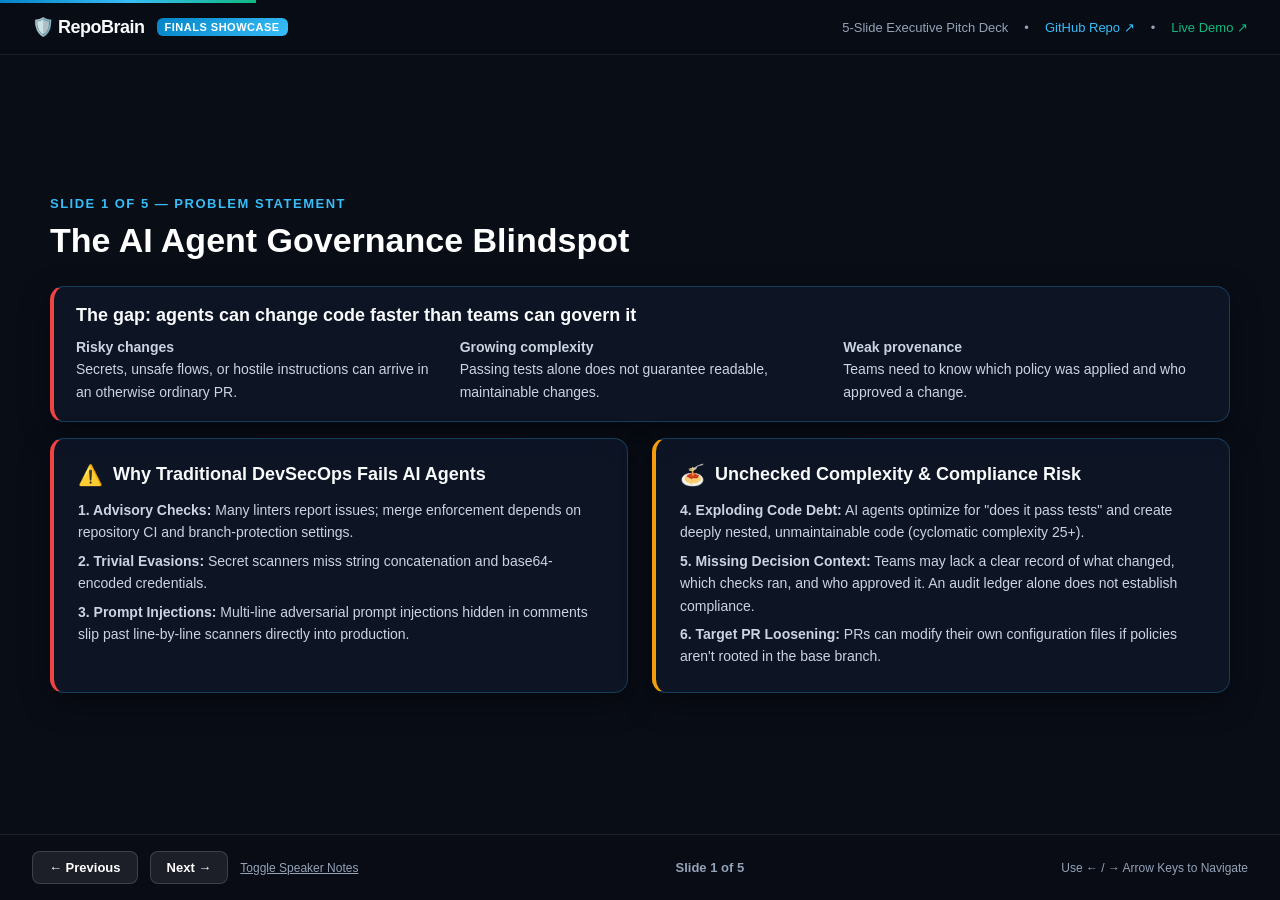
<file: docs/slides.html>
<!DOCTYPE html>
<html lang="en">
<head>
  <meta charset="UTF-8">
  <meta name="viewport" content="width=device-width, initial-scale=1.0">
  <title>RepoBrain — 5-Slide Executive Pitch Deck | Finals Showcase</title>
  <style>
    :root {
      --bg: #090d16;
      --card-bg: rgba(15, 23, 42, 0.75);
      --card-border: rgba(56, 189, 248, 0.25);
      --text: #f8fafc;
      --text-muted: #94a3b8;
      --accent: #38bdf8;
      --accent-glow: rgba(56, 189, 248, 0.2);
      --pass: #10b981;
      --warn: #f59e0b;
      --block: #ef4444;
      --ai: #a855f7;
    }
    * { box-sizing: border-box; margin: 0; padding: 0; }
    body {
      background: var(--bg);
      color: var(--text);
      font-family: -apple-system, BlinkMacSystemFont, "Segoe UI", Roboto, sans-serif;
      min-height: 100vh;
      display: flex;
      flex-direction: column;
      overflow: hidden;
      user-select: none;
    }
    header {
      padding: 16px 32px;
      display: flex;
      justify-content: space-between;
      align-items: center;
      border-bottom: 1px solid rgba(255,255,255,0.08);
      background: rgba(9, 13, 22, 0.9);
      backdrop-filter: blur(10px);
      z-index: 10;
    }
    .logo {
      display: flex;
      align-items: center;
      gap: 12px;
      font-weight: 800;
      font-size: 18px;
      letter-spacing: -0.5px;
    }
    .logo-badge {
      background: linear-gradient(135deg, #0284c7, #38bdf8);
      color: #fff;
      font-size: 11px;
      font-weight: 800;
      padding: 3px 8px;
      border-radius: 6px;
      letter-spacing: 0.5px;
    }
    .header-meta {
      display: flex;
      gap: 16px;
      align-items: center;
      font-size: 13px;
      color: var(--text-muted);
    }
    .slide-progress {
      position: absolute;
      top: 0;
      left: 0;
      height: 3px;
      background: linear-gradient(90deg, #0284c7, #38bdf8, #10b981);
      transition: width 0.3s ease;
      z-index: 20;
    }
    main {
      flex: 1;
      display: flex;
      align-items: center;
      justify-content: center;
      padding: 32px;
      position: relative;
    }
    .slide {
      display: none;
      width: 100%;
      max-width: 1180px;
      animation: fadeIn 0.4s ease;
    }
    .slide.active {
      display: block;
    }
    @keyframes fadeIn {
      from { opacity: 0; transform: translateY(8px); }
      to { opacity: 1; transform: translateY(0); }
    }
    .slide-eyebrow {
      font-size: 13px;
      font-weight: 800;
      color: var(--accent);
      text-transform: uppercase;
      letter-spacing: 1.5px;
      margin-bottom: 8px;
    }
    .slide-title {
      font-size: 34px;
      font-weight: 800;
      line-height: 1.25;
      margin-bottom: 24px;
      color: #fff;
    }
    .grid-2 {
      display: grid;
      grid-template-columns: 1fr 1fr;
      gap: 24px;
    }
    .grid-3 {
      display: grid;
      grid-template-columns: 1fr 1fr 1fr;
      gap: 20px;
    }
    .card {
      background: var(--card-bg);
      border: 1px solid var(--card-border);
      border-radius: 14px;
      padding: 24px;
      backdrop-filter: blur(12px);
      box-shadow: 0 10px 30px rgba(0,0,0,0.4);
    }
    .card-title {
      font-size: 18px;
      font-weight: 700;
      margin-bottom: 12px;
      display: flex;
      align-items: center;
      gap: 10px;
    }
    .card-desc {
      font-size: 14px;
      color: #cbd5e1;
      line-height: 1.6;
    }
    .pill {
      display: inline-block;
      font-size: 11px;
      font-weight: 700;
      padding: 2px 8px;
      border-radius: 999px;
      text-transform: uppercase;
    }
    .p-block { background: rgba(239,68,68,0.2); color: #fca5a5; border: 1px solid #ef4444; }
    .p-pass { background: rgba(16,185,129,0.2); color: #6ee7b7; border: 1px solid #10b981; }
    .p-ai { background: rgba(168,85,247,0.2); color: #d8b4fe; border: 1px solid #a855f7; }
    .p-warn { background: rgba(245,158,11,0.2); color: #fde68a; border: 1px solid #f59e0b; }
    
    .pipeline-diagram {
      display: flex;
      align-items: center;
      justify-content: space-between;
      margin: 20px 0;
      background: rgba(2, 6, 23, 0.7);
      padding: 18px 24px;
      border-radius: 12px;
      border: 1px solid rgba(255,255,255,0.1);
    }
    .pipe-step {
      display: flex;
      flex-direction: column;
      align-items: center;
      text-align: center;
      gap: 6px;
      width: 17%;
    }
    .pipe-icon {
      width: 42px;
      height: 42px;
      border-radius: 10px;
      background: rgba(56, 189, 248, 0.15);
      border: 1px solid var(--accent);
      display: flex;
      align-items: center;
      justify-content: center;
      font-size: 18px;
    }
    .pipe-name { font-size: 13px; font-weight: 700; color: #fff; }
    .pipe-sub { font-size: 11px; color: var(--text-muted); }
    .pipe-arrow { color: var(--accent); font-size: 18px; font-weight: 800; }

    table.matrix-table {
      width: 100%;
      border-collapse: collapse;
      font-size: 13px;
    }
    table.matrix-table th {
      background: rgba(2, 6, 23, 0.8);
      padding: 10px 14px;
      text-align: left;
      font-weight: 700;
      color: var(--text-muted);
      border-bottom: 1px solid rgba(255,255,255,0.1);
    }
    table.matrix-table td {
      padding: 10px 14px;
      border-bottom: 1px solid rgba(255,255,255,0.06);
      color: #e2e8f0;
    }
    table.matrix-table tr:hover td {
      background: rgba(255,255,255,0.03);
    }
    .check { color: var(--pass); font-weight: 800; }
    .cross { color: #64748b; }

    footer {
      padding: 16px 32px;
      display: flex;
      justify-content: space-between;
      align-items: center;
      border-top: 1px solid rgba(255,255,255,0.08);
      background: rgba(9, 13, 22, 0.9);
      font-size: 13px;
    }
    .nav-btn {
      background: rgba(255,255,255,0.08);
      border: 1px solid rgba(255,255,255,0.15);
      color: #fff;
      padding: 8px 16px;
      border-radius: 8px;
      cursor: pointer;
      font-size: 13px;
      font-weight: 600;
      transition: all 0.2s;
    }
    .nav-btn:hover {
      background: var(--accent);
      color: #000;
      border-color: var(--accent);
    }
    .slide-counter {
      font-weight: 700;
      color: var(--text-muted);
    }
    .speaker-notes-btn {
      background: none;
      border: none;
      color: var(--text-muted);
      cursor: pointer;
      font-size: 12px;
      text-decoration: underline;
    }
    .speaker-notes-drawer {
      display: none;
      position: fixed;
      bottom: 60px;
      left: 32px;
      right: 32px;
      background: rgba(15, 23, 42, 0.95);
      border: 1px solid var(--accent);
      border-radius: 10px;
      padding: 16px 20px;
      font-size: 13px;
      color: #cbd5e1;
      line-height: 1.5;
      box-shadow: 0 10px 30px rgba(0,0,0,0.8);
      z-index: 100;
    }
    .speaker-notes-drawer.open { display: block; }
  </style>
</head>
<body>
  <div class="slide-progress" id="progressBar" style="width: 20%;"></div>

  <header>
    <div class="logo">
      <span>🛡️ RepoBrain</span>
      <span class="logo-badge">FINALS SHOWCASE</span>
    </div>
    <div class="header-meta">
      <span>5-Slide Executive Pitch Deck</span>
      <span style="color:var(--text-muted)">•</span>
      <a href="https://github.com/tanmayyyyayyy/Repo_Brain" target="_blank" style="color:var(--accent);text-decoration:none">GitHub Repo ↗</a>
      <span style="color:var(--text-muted)">•</span>
      <a href="https://repobrain-demo.onrender.com" target="_blank" style="color:var(--pass);text-decoration:none">Live Demo ↗</a>
    </div>
  </header>

  <main>
    <!-- SLIDE 1 -->
    <div class="slide active" id="slide1">
      <div class="slide-eyebrow">Slide 1 of 5 — Problem Statement</div>
      <h1 class="slide-title">The AI Agent Governance Blindspot</h1>
      
      <div class="card" style="margin-bottom:16px;padding:18px 22px;border-left:4px solid var(--block)">
        <div style="font-weight:700;font-size:18px;margin-bottom:10px;color:var(--text-main)">The gap: agents can change code faster than teams can govern it</div>
        <div class="grid-3">
          <div class="card-desc"><strong>Risky changes</strong><br>Secrets, unsafe flows, or hostile instructions can arrive in an otherwise ordinary PR.</div>
          <div class="card-desc"><strong>Growing complexity</strong><br>Passing tests alone does not guarantee readable, maintainable changes.</div>
          <div class="card-desc"><strong>Weak provenance</strong><br>Teams need to know which policy was applied and who approved a change.</div>
        </div>
      </div>

      <div class="grid-2">
        <div class="card" style="border-left: 4px solid var(--block);">
          <div class="card-title">
            <span style="font-size:20px">⚠️</span>
            <span>Why Traditional DevSecOps Fails AI Agents</span>
          </div>
          <div class="card-desc">
            <p><strong>1. Advisory Checks:</strong> Many linters report issues; merge enforcement depends on repository CI and branch-protection settings.</p>
            <p style="margin-top:6px"><strong>2. Trivial Evasions:</strong> Secret scanners miss string concatenation and base64-encoded credentials.</p>
            <p style="margin-top:6px"><strong>3. Prompt Injections:</strong> Multi-line adversarial prompt injections hidden in comments slip past line-by-line scanners directly into production.</p>
          </div>
        </div>

        <div class="card" style="border-left: 4px solid var(--warn);">
          <div class="card-title">
            <span style="font-size:20px">🍝</span>
            <span>Unchecked Complexity &amp; Compliance Risk</span>
          </div>
          <div class="card-desc">
            <p><strong>4. Exploding Code Debt:</strong> AI agents optimize for "does it pass tests" and create deeply nested, unmaintainable code (cyclomatic complexity 25+).</p>
            <p style="margin-top:6px"><strong>5. Missing Decision Context:</strong> Teams may lack a clear record of what changed, which checks ran, and who approved it. An audit ledger alone does not establish compliance.</p>
            <p style="margin-top:6px"><strong>6. Target PR Loosening:</strong> PRs can modify their own configuration files if policies aren't rooted in the base branch.</p>
          </div>
        </div>
      </div>
    </div>

    <!-- SLIDE 2 -->
    <div class="slide" id="slide2">
      <div class="slide-eyebrow">Slide 2 of 5 — Proposed Solution</div>
      <h1 class="slide-title">RepoBrain: Vendor-Neutral AI Code Governance</h1>
      
      <div class="pipeline-diagram">
        <div class="pipe-step">
          <div class="pipe-icon">🛡️</div>
          <div class="pipe-name">1. Shield</div>
          <div class="pipe-sub">Blocks secrets, injection, workflows</div>
        </div>
        <div class="pipe-arrow">→</div>
        <div class="pipe-step">
          <div class="pipe-icon">📊</div>
          <div class="pipe-name">2. Complexity</div>
          <div class="pipe-sub">Cyclomatic &amp; depth gate on PR diffs</div>
        </div>
        <div class="pipe-arrow">→</div>
        <div class="pipe-step">
          <div class="pipe-icon">⚡</div>
          <div class="pipe-name">3. AST Optimizer</div>
          <div class="pipe-sub">Scratch-copy tests + 1,000 inputs across 4 functions in the seeded run</div>
        </div>
        <div class="pipe-arrow">→</div>
        <div class="pipe-step">
          <div class="pipe-icon">👑</div>
          <div class="pipe-name">4. Human Gate</div>
          <div class="pipe-sub">Strict role-based sign-off required</div>
        </div>
        <div class="pipe-arrow">→</div>
        <div class="pipe-step">
          <div class="pipe-icon">🔗</div>
          <div class="pipe-name">5. Audit Ledger</div>
          <div class="pipe-sub">SHA-256 + HMAC cryptographic proof</div>
        </div>
      </div>

      <div class="grid-2" style="margin-top:20px">
        <div class="card">
          <div class="card-title"><span>🏛️ Policy From Trusted Base</span></div>
          <div class="card-desc"><code>repobrain.yml</code> is loaded exclusively from the target base branch (<code>main</code>). An agent's PR can never soften its own compliance gates.</div>
        </div>
        <div class="card">
          <div class="card-title"><span>⚡ Zero Runtime Bloat</span></div>
          <div class="card-desc">Uses Python's standard library plus PyYAML. The core engine avoids a large application framework; install the declared dependencies from the project requirements.</div>
        </div>
      </div>
    </div>

    <!-- SLIDE 3 -->
    <div class="slide" id="slide3">
      <div class="slide-eyebrow">Slide 3 of 5 — Technical Breakthroughs</div>
      <h1 class="slide-title">Three Novel Zero-Dependency Innovations (Pure Python)</h1>
      <div class="grid-3">
        <div class="card" style="border-top: 4px solid #a855f7">
          <div class="card-title">
            <span>🔮</span>
            <span>Symbolic Formal Prover</span>
          </div>
          <div class="card-desc">
            <span class="pill" style="background:rgba(168,85,247,0.15);color:#c084fc;font-size:10px;font-weight:700">PURE PYTHON STDLIB</span>
            <p style="margin-top:8px">• <strong>Scoped Equivalence Check:</strong> Checks extracted paths for supported pure control-flow rewrites; fuzzing and tests provide additional evidence for dynamic behavior.</p>
            <p style="margin-top:6px">• <strong>De Morgan Canonicalization:</strong> Flattens boolean invariants into Disjunctive Normal Form (DNF).</p>
            <p style="margin-top:6px">• <strong>Proof Evidence:</strong> Records immutable cryptographic theorem hash into proposal JSON and receipts.</p>
          </div>
        </div>

        <div class="card" style="border-top: 4px solid var(--block)">
          <div class="card-title">
            <span>🔍</span>
            <span>Intra-Procedural Taint Engine</span>
          </div>
          <div class="card-desc">
            <span class="pill" style="background:rgba(239,68,68,0.15);color:#fca5a5;font-size:10px;font-weight:700">ZERO DEPENDENCY</span>
            <p style="margin-top:8px">• <strong>Data-Flow Tracking:</strong> Traces untrusted parameters through assignment chains into dangerous sinks.</p>
            <p style="margin-top:6px">• <strong>CWE Coverage:</strong> Detects CWE-78 (command), CWE-95 (eval), CWE-22 (path traversal), CWE-502, CWE-918.</p>
            <p style="margin-top:6px">• <strong>Sanitizer Awareness:</strong> Recognizes <code>shlex.quote</code>, <code>int()</code>, <code>basename</code> to minimize FPs.</p>
          </div>
        </div>

        <div class="card" style="border-top: 4px solid var(--pass)">
          <div class="card-title">
            <span>🌲</span>
            <span>RFC-6962 Merkle Audit Tree</span>
          </div>
          <div class="card-desc">
            <span class="pill" style="background:rgba(34,197,94,0.15);color:#86efac;font-size:10px;font-weight:700">O(log N) PROOFS</span>
            <p style="margin-top:8px">• <strong>Domain Separation:</strong> <code>0x00||leaf</code> and <code>0x01||internal</code> cryptographic tree hashing.</p>
            <p style="margin-top:6px">• <strong>Offline-Verifiable Inclusion:</strong> Proves any log entry exists using compact O(log N) sibling hashes without revealing full ledger.</p>
            <p style="margin-top:6px">• <strong>UI Verification:</strong> REST API + 1-click proof generation and verification in Mission Control.</p>
          </div>
        </div>
      </div>
      
      <div class="grid-3" style="margin-top:16px">
        <div class="card" style="padding:12px 14px">
          <div style="font-weight:700;font-size:12px;color:var(--text-main)">🧾 Verifiable PR Receipts</div>
          <div style="font-size:11px;color:var(--text-muted);margin-top:4px">Binds the review verdict and proof evidence; authenticity needs a root or key supplied separately through a trusted channel.</div>
        </div>
        <div class="card" style="padding:12px 14px">
          <div style="font-weight:700;font-size:12px;color:var(--text-main)">⚡ Rewrite Checks</div>
          <div style="font-size:11px;color:var(--text-muted);margin-top:4px">Seeded run: tests on a scratch copy + 1,000 inputs across 4 functions with 0 divergences.</div>
        </div>
        <div class="card" style="padding:12px 14px">
          <div style="font-weight:700;font-size:12px;color:var(--text-main)">🔗 Anchor-Bound Ledger</div>
          <div style="font-size:11px;color:var(--text-muted);margin-top:4px">Append-only, hash-chained audit log; external authenticity requires a separately trusted CI root or HMAC key.</div>
        </div>
      </div>
    </div>

    <!-- SLIDE 4 -->
    <div class="slide" id="slide4">
      <div class="slide-eyebrow">Slide 4 of 5 — Prototype Access Controls</div>
      <h1 class="slide-title">Role-Based Approval Controls</h1>
      
      <div class="card" style="margin-bottom:20px;padding:16px">
        <table class="matrix-table">
          <thead>
            <tr>
              <th>Governance Capability</th>
              <th style="text-align:center"><span class="pill" style="background:#0284c7;color:#fff">DEV</span></th>
              <th style="text-align:center"><span class="pill" style="background:#ca8a04;color:#fff">TESTER</span></th>
              <th style="text-align:center"><span class="pill" style="background:#7c3aed;color:#fff">SECURITY</span></th>
              <th style="text-align:center"><span class="pill" style="background:#dc2626;color:#fff">ADMIN</span></th>
            </tr>
          </thead>
          <tbody>
            <tr>
              <td>PR Diff &amp; AST Optimizer Rewrites</td>
              <td style="text-align:center" class="check">✓</td>
              <td style="text-align:center" class="cross">—</td>
              <td style="text-align:center" class="cross">—</td>
              <td style="text-align:center" class="check">✓</td>
            </tr>
            <tr>
              <td>Differential Fuzzing &amp; Coverage Gates</td>
              <td style="text-align:center" class="cross">—</td>
              <td style="text-align:center" class="check">✓</td>
              <td style="text-align:center" class="cross">—</td>
              <td style="text-align:center" class="check">✓</td>
            </tr>
            <tr>
              <td>Shield Policy Tuning &amp; Secret Auditing</td>
              <td style="text-align:center" class="cross">—</td>
              <td style="text-align:center" class="cross">—</td>
              <td style="text-align:center" class="check">✓</td>
              <td style="text-align:center" class="check">✓</td>
            </tr>
            <tr>
              <td>Approve Code Merge &amp; Policy Waivers</td>
              <td style="text-align:center" class="cross">—</td>
              <td style="text-align:center" class="cross">—</td>
              <td style="text-align:center" class="cross">—</td>
              <td style="text-align:center" class="check">✓</td>
            </tr>
          </tbody>
        </table>
      </div>

      <div class="grid-2">
        <div class="card">
          <div class="card-title"><span>🏢 Corporate Domain Protection</span></div>
          <div class="card-desc">Configurable domain checks for prototype accounts. This is not a substitute for SSO or a compliance certification.</div>
        </div>
        <div class="card">
          <div class="card-title"><span>🔐 Password Hashing</span></div>
          <div class="card-desc">PBKDF2-HMAC-SHA256 with 600,000 iterations and 16-byte random salts. The prototype makes no FIPS validation claim.</div>
        </div>
      </div>
    </div>

    <!-- SLIDE 5 -->
    <div class="slide" id="slide5">
      <div class="slide-eyebrow">Slide 5 of 5 — Validation &amp; Impact</div>
      <h1 class="slide-title">Battle-Tested Results &amp; Future Horizon</h1>
      <div class="grid-2">
        <div class="card">
          <div class="card-title"><span>📈 Measured Empirical Proof</span></div>
          <div class="card-desc">
            <p>• <strong>Real-World PR Evaluation:</strong> 21 commits / 14,500 diff lines scanned with <strong>0% false positives</strong> on production code.</p>
            <p style="margin-top:8px">• <strong>OSS Benchmark:</strong> 124 files / 51,781 LoC across CPython &amp; PyYAML with <strong>0 false positives</strong>.</p>
            <p style="margin-top:8px">• <strong>Seeded Optimizer Run:</strong> Cognitive complexity <strong>15 → 10</strong>, nesting depth <strong>4 → 3</strong>, lines <strong>69 → 47</strong>.</p>
            <p style="margin-top:8px">• <strong>Automated Test Suite:</strong> Latest local run: <strong>223 passed, 1 skipped</strong>. The repository defines an OS matrix; check live status for its current result.</p>
          </div>
        </div>

        <div class="card">
          <div class="card-title"><span>🚀 Future Commercial Horizon</span></div>
          <div class="card-desc">
            <p>• <strong>TypeScript &amp; Go AST Engines:</strong> Expanding beyond Python to full polyglot AST optimization.</p>
            <p style="margin-top:8px">• <strong>GitHub Marketplace Bot:</strong> Automated check runs, sticky PR comments, and instant SARIF reporting.</p>
            <p style="margin-top:8px">• <strong>Hardware Enclave &amp; Sigstore Rekor:</strong> Public transparency log anchoring for verifiable enterprise compliance.</p>
          </div>
        </div>
      </div>
    </div>
  </main>

  <div class="speaker-notes-drawer" id="speakerNotes">
    <strong style="color:var(--accent)">Speaker Script (Slide <span id="notesSlideNum">1</span>):</strong>
    <p id="notesContent" style="margin-top:6px"></p>
  </div>

  <footer>
    <div style="display:flex;gap:12px;align-items:center">
      <button class="nav-btn" onclick="prevSlide()">← Previous</button>
      <button class="nav-btn" onclick="nextSlide()">Next →</button>
      <button class="speaker-notes-btn" onclick="toggleNotes()">Toggle Speaker Notes</button>
    </div>
    <div class="slide-counter" id="slideCounter">Slide 1 of 5</div>
    <div style="color:var(--text-muted);font-size:12px">Use ← / → Arrow Keys to Navigate</div>
  </footer>

  <script>
    let current = 1;
    const total = 5;

    const NOTES = {
      1: "When coding agents propose changes, teams need clear policy and review evidence. Many scanners are advisory, and detection depends on rules and configuration. RepoBrain adds a base-branch policy gate, checks proposed diffs, supports tested Python cleanup, and records approval and audit evidence.",
      2: "RepoBrain provides a review pipeline: an AI agent proposes a change; RepoBrain checks policy from the trusted base branch, supports Python remediation with tests and fuzzing, enforces named human sign-off, and records events in a hash-chained audit ledger.",
      3: "RepoBrain uses Python's standard library and PyYAML. Its symbolic prover checks supported pure control-flow rewrites; tests and differential fuzzing add evidence but do not prove arbitrary Python behavior. The project also includes taint checks, Merkle inclusion proofs, and decision receipts. Receipt authenticity requires a separately trusted root or key.",
      4: "The prototype includes four role profiles and PBKDF2-HMAC-SHA256 password hashing. These controls demonstrate separation of duties; they do not certify the product for SOC 2 or ISO 27001. Deployments still need their own identity provider, branch protections, and security review.",
      5: "The latest local test run completed with 223 passed and 1 skipped. Evaluation reports document the tested corpora and their limits. The roadmap covers broader language support, a hosted GitHub App, and longer-term audit-root anchoring."
    };

    function showSlide(n) {
      if (n < 1) n = 1;
      if (n > total) n = total;
      current = n;
      for (let i = 1; i <= total; i++) {
        const el = document.getElementById(`slide${i}`);
        if (el) el.classList.toggle('active', i === current);
      }
      document.getElementById('slideCounter').innerText = `Slide ${current} of ${total}`;
      document.getElementById('progressBar').style.width = `${(current / total) * 100}%`;
      document.getElementById('notesSlideNum').innerText = current;
      document.getElementById('notesContent').innerText = NOTES[current];
    }

    function nextSlide() { showSlide(current + 1); }
    function prevSlide() { showSlide(current - 1); }

    function toggleNotes() {
      document.getElementById('speakerNotes').classList.toggle('open');
    }

    document.addEventListener('keydown', (e) => {
      if (e.key === 'ArrowRight' || e.key === ' ') nextSlide();
      if (e.key === 'ArrowLeft') prevSlide();
      if (e.key.toLowerCase() === 's') toggleNotes();
    });

    showSlide(1);
  </script>
</body>
</html>
</file>
